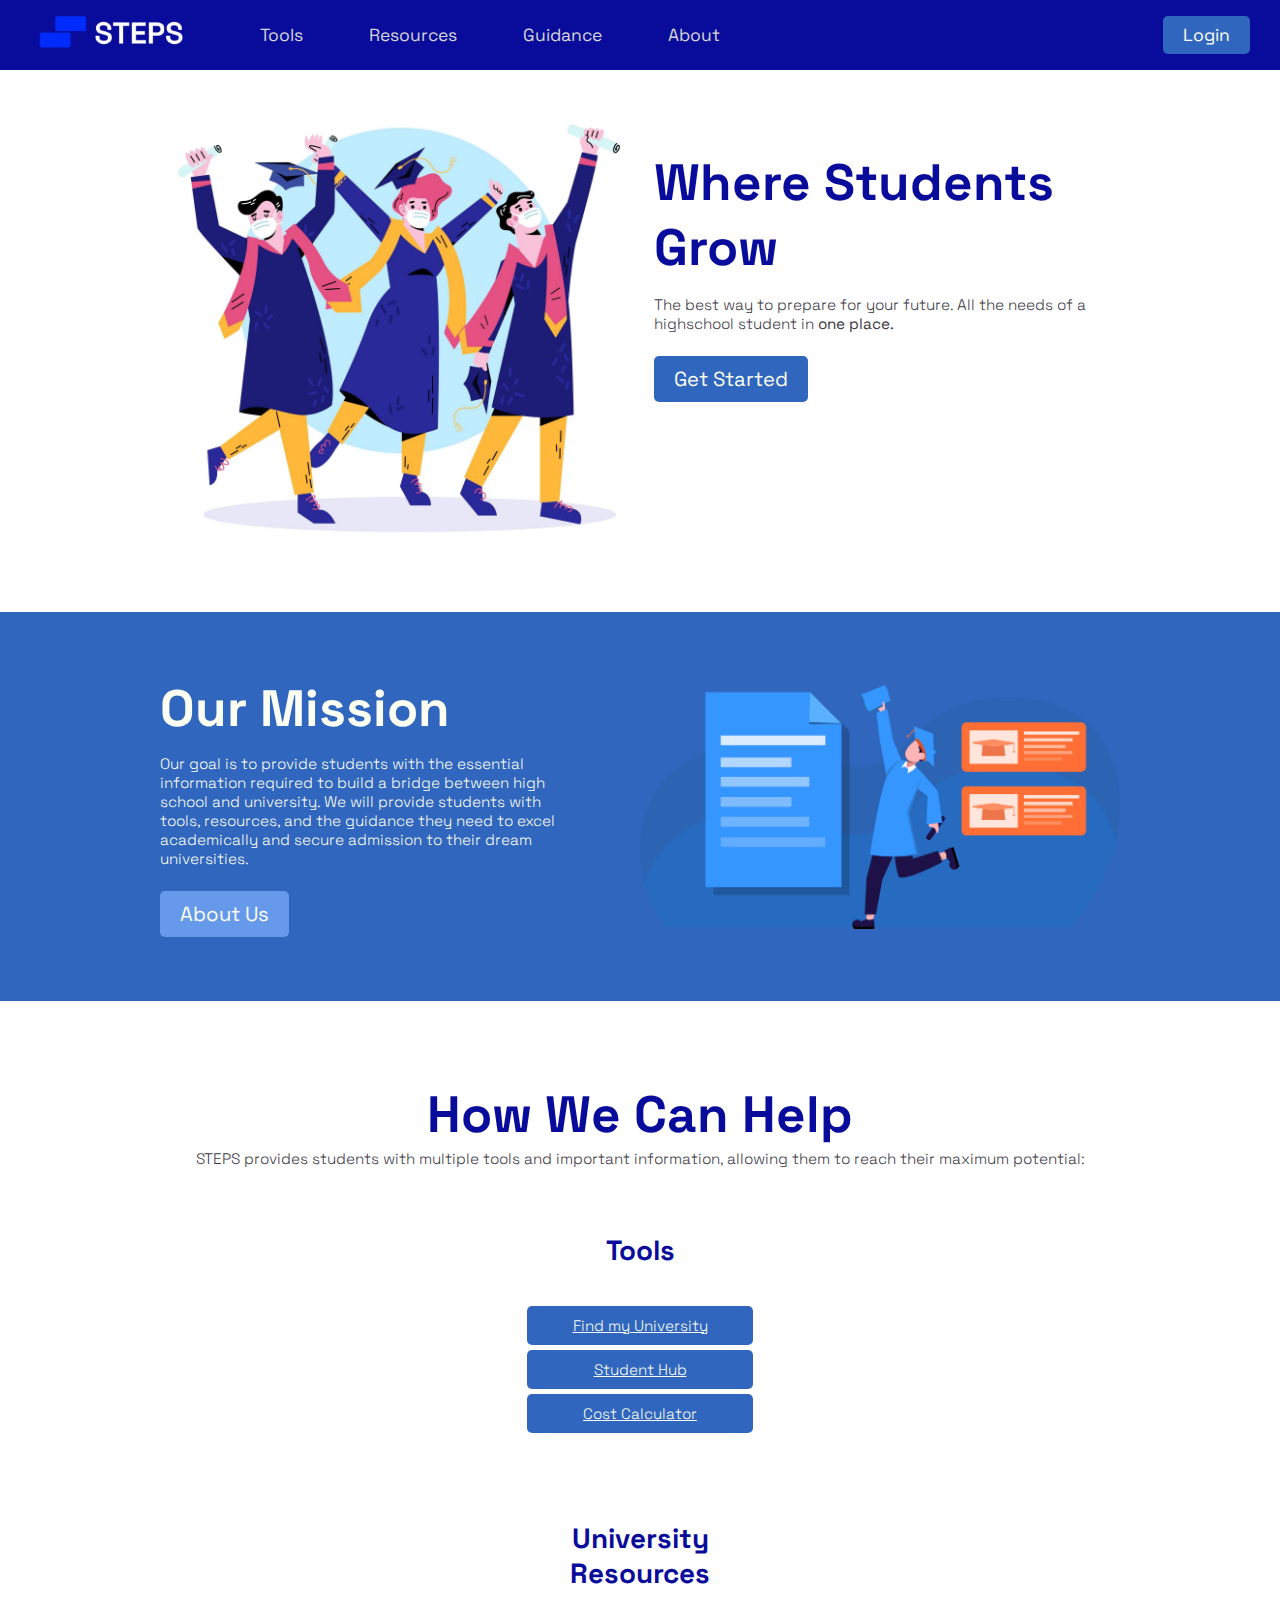
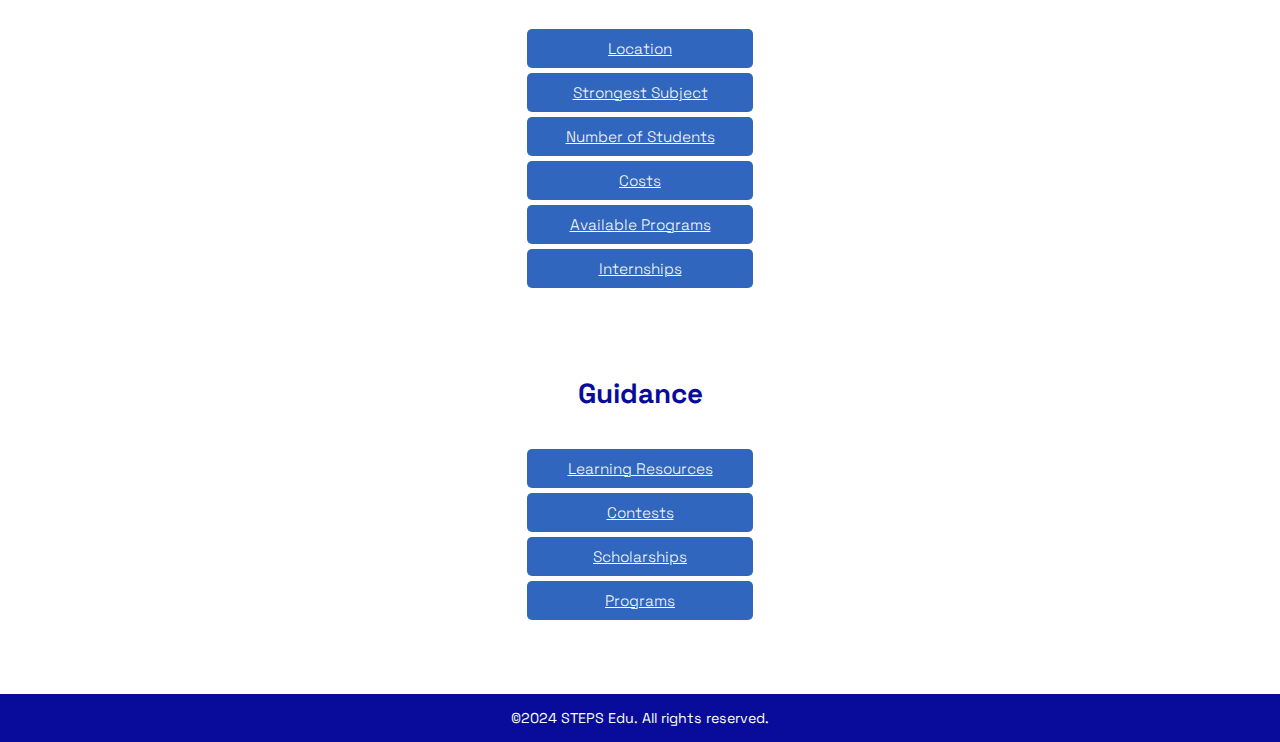
<file: index.html>
<!DOCTYPE html>
<html lang="en">
<head>
    <title>STEPS</title>
    <link href='https://fonts.googleapis.com/css?family=Space Grotesk' rel='stylesheet'>
    <link rel="stylesheet" href="/style.css">
</head>
<body>
<header>
    <a href="/"><img src="/steps.png"></a>
    <a href="/tools/">Tools</a>
    <a href="/resources/">Resources</a>
    <a href="/guidance/">Guidance</a>
    <a href="/about/">About</a>
    <button>Login</button>
</header>

<div class="container" style="margin-bottom: 70px;">
    <div id="banner">
        <img src="/students.jpg" alt="Student Celebrating">
        <div id="banner-text">
            <h1>Where Students Grow</h1>
            <h2>The best way to prepare for your future. All the needs of a highschool student in <b>one place.</b></h2>
                    <a href="#normal-section">
                        <button>Get Started</button>
                    </a>
        </div>
    </div>
</div>

<section class="color-section">
    <div>
        <h1>Our Mission</h1>
        <h2>Our goal is to provide students with the essential information required to build a bridge between high
            school and university. We will provide students with tools, resources, and the guidance they need to excel
            academically and secure admission to their dream universities.</h2>
        <a href="/about/">
            <button>About Us</button>
        </a>
    </div>
    <img src="student-1.png">
</section>

<section id="normal-section" class="normal-section">
    <h1>How We Can Help</h1>
    <h2>STEPS provides students with multiple tools and important information, allowing them to reach their maximum
        potential:</h2>
        <div id="help">
            <div>
                <h1>Tools</h1>
                <h2>
                    <ul>
                        <li><a href="/tools/">Find my University</a></li>
                        <li><a href="/tools/">Student Hub</a></li>
                        <li><a href="/tools/">Cost Calculator</a></li>
                    </ul>
                </h2>
            </div>

            <div>
                <h1>University Resources</h1>
                <h2>
                    <ul>
                        <li><a href="/resources/">Location</a></li>
                        <li><a href="/resources/">Strongest Subject</a></li>
                        <li><a href="/resources/">Number of Students</a></li>
                        <li><a href="/resources/">Costs</a></li>
                        <li><a href="/resources/">Available Programs</a></li>
                        <li><a href="/resources/">Internships</a></li>
                    </ul>
                </h2>
            </div>
            <div>
                <h1>Guidance</h1>
                <h2>
                    <ul>
                        <li><a href="/guidance/">Learning Resources</a></li>
                        <li><a href="/guidance/">Contests</a></li>
                        <li><a href="/guidance/">Scholarships</a></li>
                        <li><a href="/guidance/">Programs</a></li>
                    </ul>
                </h2>
            </div>
        </div>
</section>

<footer>©2024 STEPS Edu. All rights reserved.</footer>
</body>
</html>
</file>
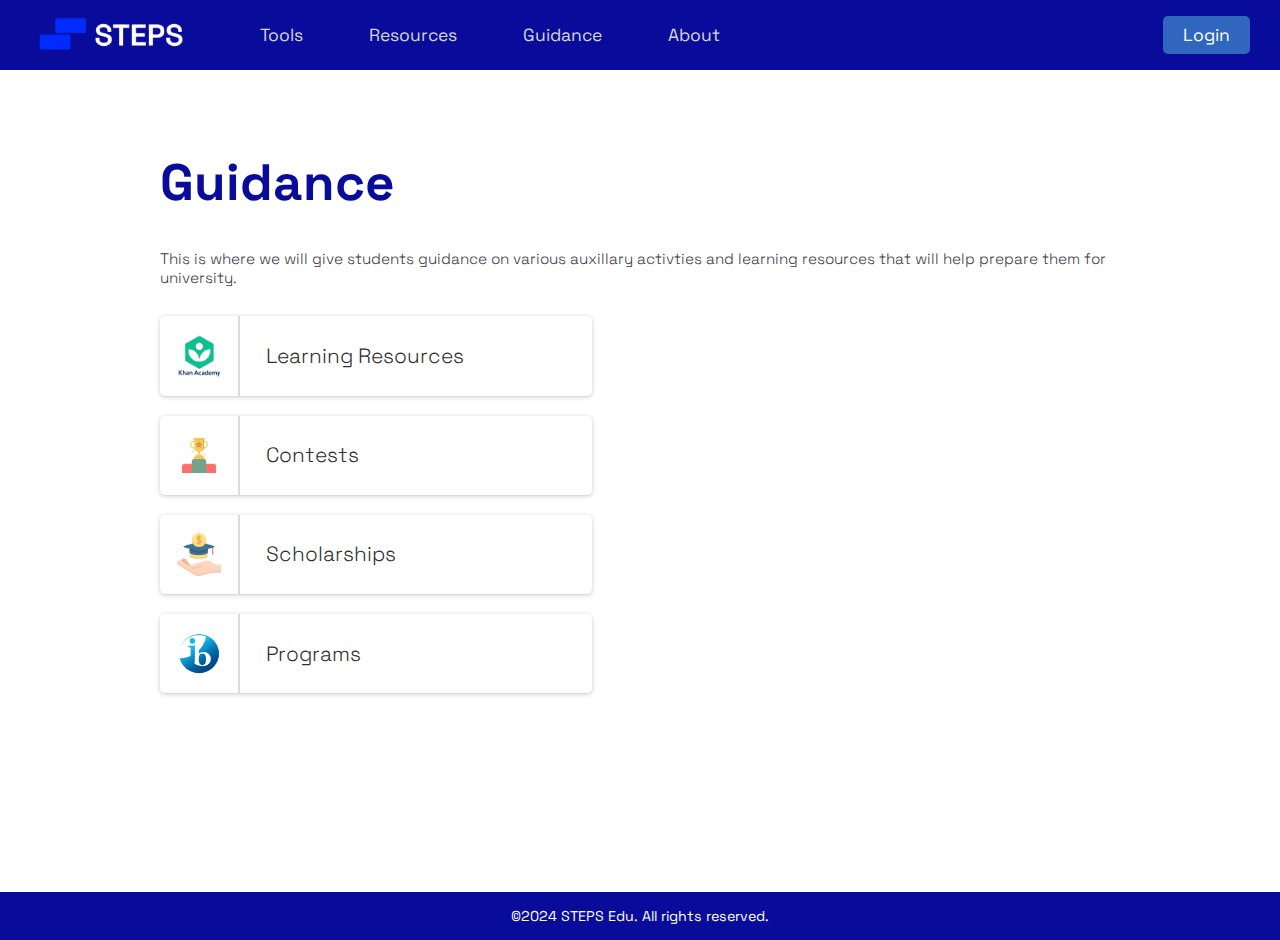
<file: guidance/index.html>
<html>
    <head>
        <link href='https://fonts.googleapis.com/css?family=Space Grotesk' rel='stylesheet'>
        <link rel="stylesheet" href="/style.css">
    </head>
    <body>
        <header>
            <a href="/"><img src="/steps.png"></a>
            <a href="/tools/">Tools</a>
            <a href="/resources/">Resources</a>
            <a href="/guidance/">Guidance</a>
            <a href="/about/">About</a>
            <button>Login</button>
        </header>
        
        <div class="container">
            <h1>Guidance</h1>
            <h2>This is where we will give students guidance on various auxillary activties and learning resources that will help prepare them for university.</h2>

            <div class="items">
                <a href="learning-resources/">
                    <img src="learning-resources.png">
                    <h2>Learning Resources</h2>
                </a>
                <a href="contests/">
                    <img src="contests.png">
                    <h2>Contests</h2>
                </a>
                <a href="scholarships/">
                    <img src="scholarships.png">
                    <h2>Scholarships</h2>
                </a>

                <a href="programs/">
                    <img src="programs.png">
                    <h2>Programs</h2>
                </a>
            </div>
        </div>

        <footer>©2024 STEPS Edu. All rights reserved.</footer>
    </body>
</html>
</file>
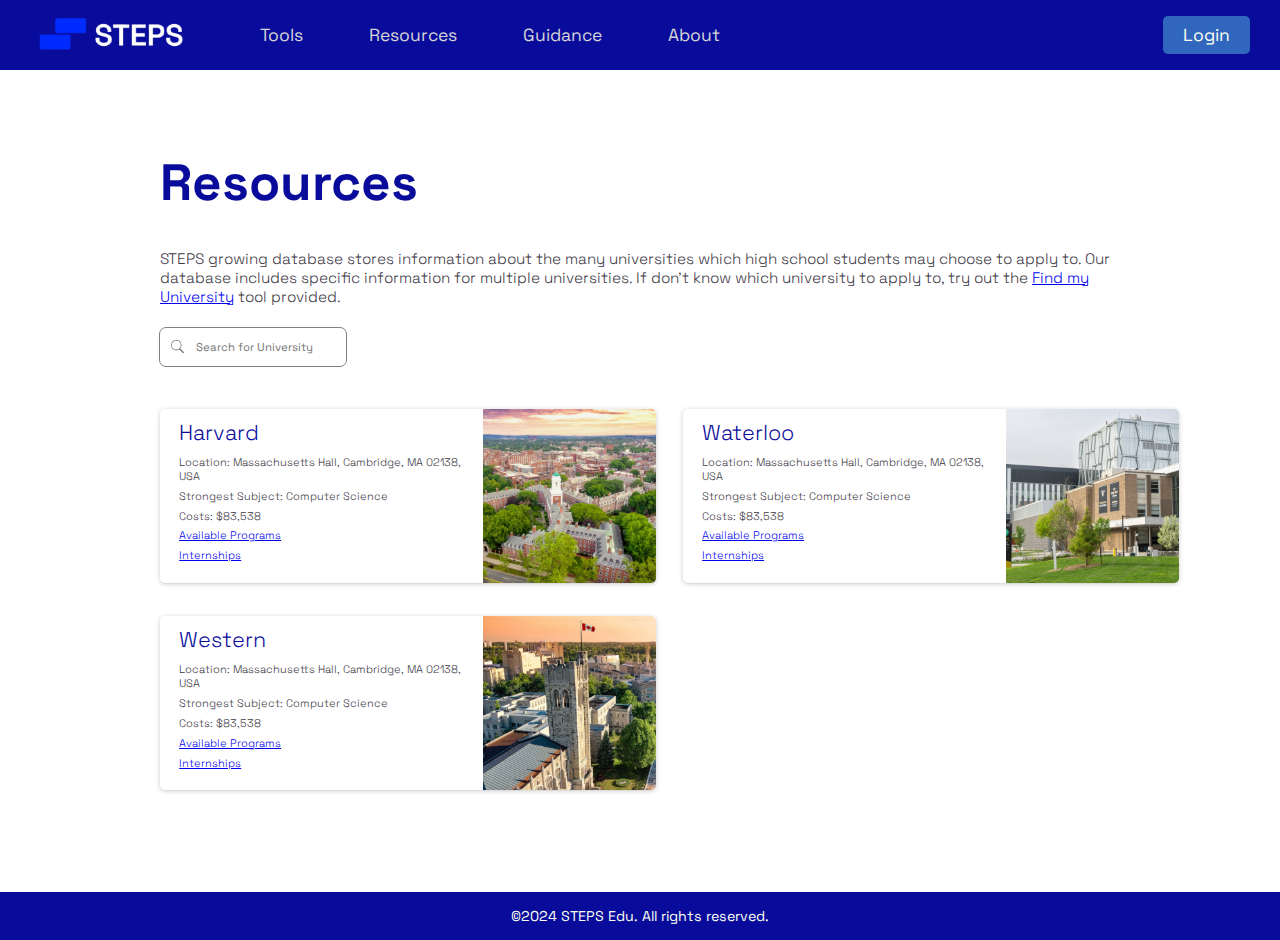
<file: resources/index.html>
<html>
    <head>
        <link href='https://fonts.googleapis.com/css?family=Space Grotesk' rel='stylesheet'>
        <link rel="stylesheet" href="/style.css">
    </head>
    <body>
        <header>
            <a href="/"><img src="/steps.png"></a>
            <a href="/tools/">Tools</a>
            <a href="/resources/">Resources</a>
            <a href="/guidance/">Guidance</a>
            <a href="/about/">About</a>
            <button>Login</button>
        </header>
        
        <div class="container">
            <h1>Resources</h1>
            <h2>STEPS growing database stores information about the many universities which high school students may choose to apply to. Our database includes specific information for multiple universities. If don't know which university to apply to, try out the <a href="/tools">Find my University</a> tool provided.</h2>
            <div class="search">
                <img src="/search.png">
                <input id="search" type="text" placeholder="Search for University"></input>
            </div>

            <div id="universities">
                <div class="university">
                    <div>
                        <h3>Harvard<h3>
                        <h2>Location: Massachusetts Hall, Cambridge, MA 02138, USA<h2>
                        <h2>Strongest Subject: Computer Science<h2>
                        <h2>Costs: $83,538<h2>
                        <h2><a href="https://www.harvard.edu/programs/">Available Programs</a><h2>
                        <h2><a href="https://www.harvard.edu/search/?q_as=internships">Internships</a><h2>
                    </div>
                    <img src="harvard.png">
                </div>

                <div class="university">
                    <div>
                        <h3>Waterloo<h3>
                        <h2>Location: Massachusetts Hall, Cambridge, MA 02138, USA<h2>
                        <h2>Strongest Subject: Computer Science<h2>
                        <h2>Costs: $83,538<h2>
                        <h2><a href="https://www.harvard.edu/programs/">Available Programs</a><h2>
                        <h2><a href="https://www.harvard.edu/search/?q_as=internships">Internships</a><h2>
                    </div>
                    <img src="waterloo.png">
                </div>

                <div class="university">
                    <div>
                        <h3>Western<h3>
                        <h2>Location: Massachusetts Hall, Cambridge, MA 02138, USA<h2>
                        <h2>Strongest Subject: Computer Science<h2>
                        <h2>Costs: $83,538<h2>
                        <h2><a href="https://www.harvard.edu/programs/">Available Programs</a><h2>
                        <h2><a href="https://www.harvard.edu/search/?q_as=internships">Internships</a><h2>
                    </div>
                    <img src="western.png">
                </div>

            </div>
        </div>

        <footer>©2024 STEPS Edu. All rights reserved.</footer>
    </body>

    <script>
        function search() {
            var input = document.getElementById("search").value;
            input = input.toLowerCase();
            var x = document.getElementsByClassName("university");
            for (i = 0; i < x.length; i++) {
                if (!x[i].children[0].children[0].innerHTML.toLowerCase().includes(input)) {
                    x[i].style.display = "none";
                } else {
                    x[i].style.display = "flex";
                }
            }
        }

        document.getElementById("search").addEventListener("keyup", search);
    </script>
</html>
</file>
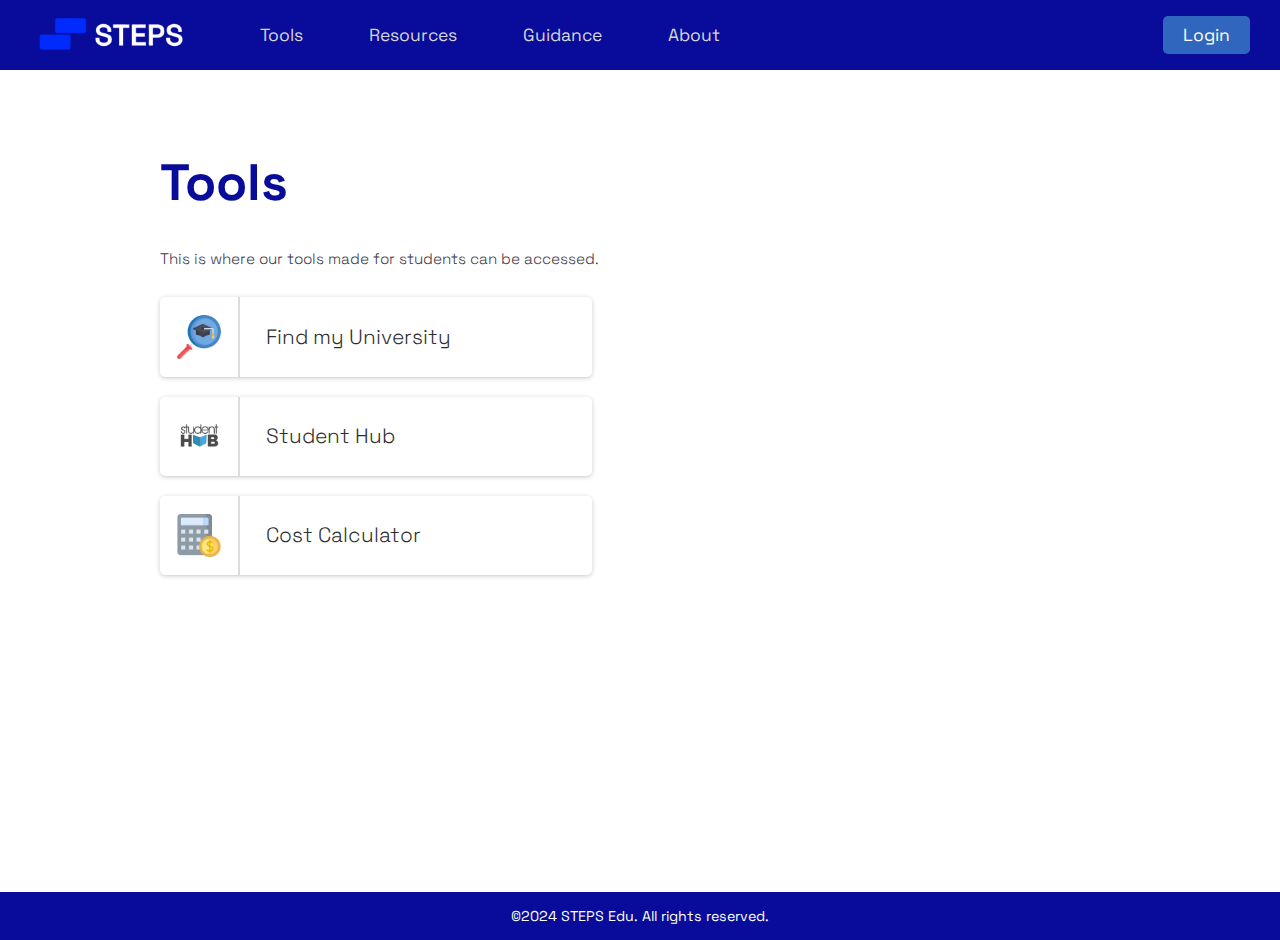
<file: tools/index.html>
<html>
    <head>
        <link href='https://fonts.googleapis.com/css?family=Space Grotesk' rel='stylesheet'>
        <link rel="stylesheet" href="/style.css">
    </head>
    <body>
        <header>
            <a href="/"><img src="/steps.png"></a>
            <a href="/tools/">Tools</a>
            <a href="/resources/">Resources</a>
            <a href="/guidance/">Guidance</a>
            <a href="/about/">About</a>
            <button>Login</button>
        </header>
        
        <div class="container">
            <h1>Tools</h1>
            <h2>This is where our tools made for students can be accessed.</h2>

            <div class="items">
                <a href="find-my-university/">
                    <img src="find-my-university.png">
                    <h2>Find my University</h2>
                </a>
                <a href="tools/student-hub/">
                    <img src="student-hub.png">
                    <h2>Student Hub</h2>
                </a>
                <a href="cost-calculator/">
                    <img src="cost-calculator.png">
                    <h2>Cost Calculator</h2>
                </a>
            </div>
        </div>

        <footer>©2024 STEPS Edu. All rights reserved.</footer>
    </body>
</html>
</file>
<file: style.css>
* {
    font-family: 'Space Grotesk';
}

html, body {
    position: absolute;
    left: 0;
    top: 0;
    padding: 0;
    margin: 0;
    width: 100%;
    min-height: 100%;
    padding-bottom: 20px;
    scroll-behavior: smooth;
}

h1 {
    font-size: 4vw;
    color: #090c9b;
}

h2 {
    color: #3c3744;
    font-size: calc(5px + 0.8vw);
    font-weight: 100;
}

h3 {
    color: #090c9b;
    font-size: 2.7vw;
    font-weight: 100;
}

.container {
    padding-top: calc(90px + 2vw);
    padding-left: 12.5%;
    padding-right: 12.5%;
    box-sizing: border-box;
    align-items: center;
}

header {
    position: fixed;
    width: 100%;
    height: calc(50px + 1.6vw);
    margin: 0;
    padding: 0;
    background: #090c9b;
    display: flex;
    justify-content: left;
    align-items: center;
    z-index: 100000000;
    gap: calc(12px + 1.4vw);

    img {
        margin-left: calc(5px + 2vw);
        margin-right: -6px;
        width: calc(80px + 7vw);
        transition: background-color 0.2s;
    }

    img:hover {
        cursor: pointer;
        background-color: rgba(126, 126, 126, 0);
        background-size: 200px 200px;
    }

    a {
        margin-right: 36px;
        font-size: calc(6px + 0.9vw);
        color: rgb(213, 213, 213);
        transition: color 0.2s, translate 0.2s;
        text-decoration: none;
    }

    a:hover {
        cursor: pointer;
        color: rgb(255, 255, 255);
        translate: 0px -1px;
    }

    button {
        background-color: #3066be;
        color: #fbfff1;
        border-radius: 5px;
        padding: calc(3px + 0.4vw) calc(10px + 0.8vw);
        font-size: calc(6px + 0.9vw);
        border: none;
        user-select: none;
        transition: background-color 0.2s;
        display: block;
        position: absolute;
        right: 30px;
    }

    button:hover {
        cursor: pointer;
        background-color: #4548da;
    }
}

#banner {
    display: flex;

    img {
        width: calc(100px + 40%);
        /*height: max-content;*/
    }

    #banner-text {
        margin-left: 10px;
        width: 500px;

        h1 {
            margin-bottom: 15px;
        }

        button {
            margin-top: calc(3px + 2vw);
            background-color: #3066be;
            color: #fbfff1;
            border-radius: 5px;
            padding: calc(5px + 0.4vw) calc(10px + 0.8vw);
            font-size: calc(10px + 0.8vw);
            border: none;
            user-select: none;
            margin-top: 10px;
            transition: background-color 0.2s;
        }

        button:hover {
            cursor: pointer;
            background-color: #4548da;
        }
    }
}

/* banner end here */

.color-section {
    background-color: #3066be;
    display: flex;
    flex-direction: row;
    text-align: left;
    padding: 12.5%;
    padding-bottom: 5% !important;
    padding-top: 5% !important;
    height: fit-content;
    gap: calc(60px + 1.5vw);

    align-items: center;

    h1 {
        padding: 0;
        color: #fbfff1;
        margin: 0;
    }

    h2 {
        color: #fbfff1;
    }

    div {
        width: 50%;
    }

    img {
        width: 50%;
        border-radius: 12px;
    }

    button {
        margin-top: calc(3px + 2vw);
        background-color: #6799ea;
        color: #fbfff1;
        border-radius: 5px;
        padding: calc(5px + 0.4vw) calc(10px + 0.8vw);
        font-size: calc(10px + 0.8vw);
        border: none;
        user-select: none;
        margin-top: 10px;
        transition: background-color 0.2s;
    }

    button:hover {
        cursor: pointer;
        background-color: #7463b3;
    }
}

.normal-section {
    padding: 12.5%;
    text-align: center;
    padding-bottom: 5% !important;
    padding-top: 5% !important;

    h1 {
        line-height: 0;
        margin-top: 50px;
    }
}

#help {
    width: 80%;
    color: white;
    gap: 15px;
    margin-top: 30px;
    display: flex;
    align-items: center;
    flex-direction: column;

    margin-right: auto;
    margin-left: auto;

    h1 {
        font-size: calc(15px + 1vw);
        padding: 0;
        margin: 0;
        line-height: normal;
    }

    div {
        padding-top: 35px;
        width: 32%;
        border-radius: 10px;
    }

    h2 {
        padding: 10px;

        a:hover {
            cursor: pointer;
            transition: 0.2s;
            background-color: #4548da;
        }

        ul {
            width: 100%;
            padding: 0;

            li {
                list-style: none;
                width: 100%;
                margin-bottom: 5px;

                a {
                    color: #fbfff1;
                    display: block;
                    background-color: #3066be;
                    border-radius: 5px;
                    padding: 10px;
                }
            }
        }
    }
}

footer {
    width: 100%;
    background-color: #090c9b;
    color: #fbfff1;
    position: absolute;
    display: flex;
    bottom: 0px;
    font-size: calc(4px + 0.8vw);
    text-align: center;
    align-items: center;
    justify-content: center;
    padding: 15px 0px;
    margin-top: 70px;
}

.items {
    display: flex;
    flex-direction: column;
    gap: 20px;
    margin-bottom: calc(50px + 6vw);
    margin-top: calc(10px + 1.5vw);

    a {
        width: 45%;
        border-radius: 5px;
        display: flex;
        flex-direction: row;
        justify-content: left;
        align-items: center;
        text-decoration: none;
        transition: background-color 0.4s;
        box-shadow: 0 1px 5px 0 rgba(0, 0, 0, .2), 0 2px 9px -1px rgba(0, 0, 0, 0), 0 1px 1px 0 rgba(0, 0, 0, .03);


        img {
            width: 10%;
            padding-left: calc(0.7px + 1.3vw);
            padding-right: calc(0.7px + 1.3vw);
        }

        h2 {
            height: 100%;
            font-size: calc(8px + 1vw);
            text-align: center;
            color: rgb(46, 46, 46);
            border-left: 2px solid #c9c9c9a6;
            transition: color 0.4s;
            margin: 0;
            padding: calc(1px + 2vw) 0px;
            padding-left: calc(1px + 2vw);
            padding-right: calc(1px + 2vw);
        }
    }

    a:hover {
        cursor: pointer;
        background-color: #7396ce;

        h2 {
            color: #fbfff1;
            border-left: 2px solid rgb(201, 209, 238);
        }
    }
}

.search {
    width: fit-content;
    height: fit-content;
    padding: calc(5px + 0.5vw) !important;
    align-items: center;
    justify-content: center;
    display: flex;
    gap: 10px;
    outline: 0.2px grey solid;
    border-radius: 6px;
    margin-top: calc(15px + 0.5vw);


    img {
        height: 13px;
    }

    input {
        outline: none;
        border: 0;
        font-size: calc(5px + 0.5vw);
    }
}

#universities {
    display: flex;
    width: 110%;
    flex-direction: row;
    flex-wrap: wrap;
    justify-content: start;
    align-self: start;
    gap: calc(17px + 1.3vw) calc(10px + 1.3vw);
    margin-top: calc(30px + 1vw);
    margin-bottom: 80px;
}

.university {
    display: flex;
    flex-direction: row;
    justify-content: space-between;
    width: 47%;
    border-radius: 5px;
    box-shadow: 0 1px 5px 0 rgba(0, 0, 0, .2), 0 2px 9px -1px rgba(0, 0, 0, 0), 0 1px 1px 0 rgba(0, 0, 0, .03);
    overflow: hidden;
    padding: 0px 0px;

    div {
        padding-left: 1.5vw;
        margin-bottom: calc(2.2px + 0.4vw);
    }

    img {
        width: 35%;
        padding-left: 10px;
    }

    h3 {
        font-size: calc(1px + 1.6vw);
        margin-top: calc(3px + 0.5vw);
        margin-bottom: calc(2px + 0.4vw);
    }

    h2 {
        font-size: calc(0.8px + 0.8vw);
        margin-top: calc(2px + 0.3vw);
        margin-bottom: calc(2px + 0.3vw);
    }
}
</file>
